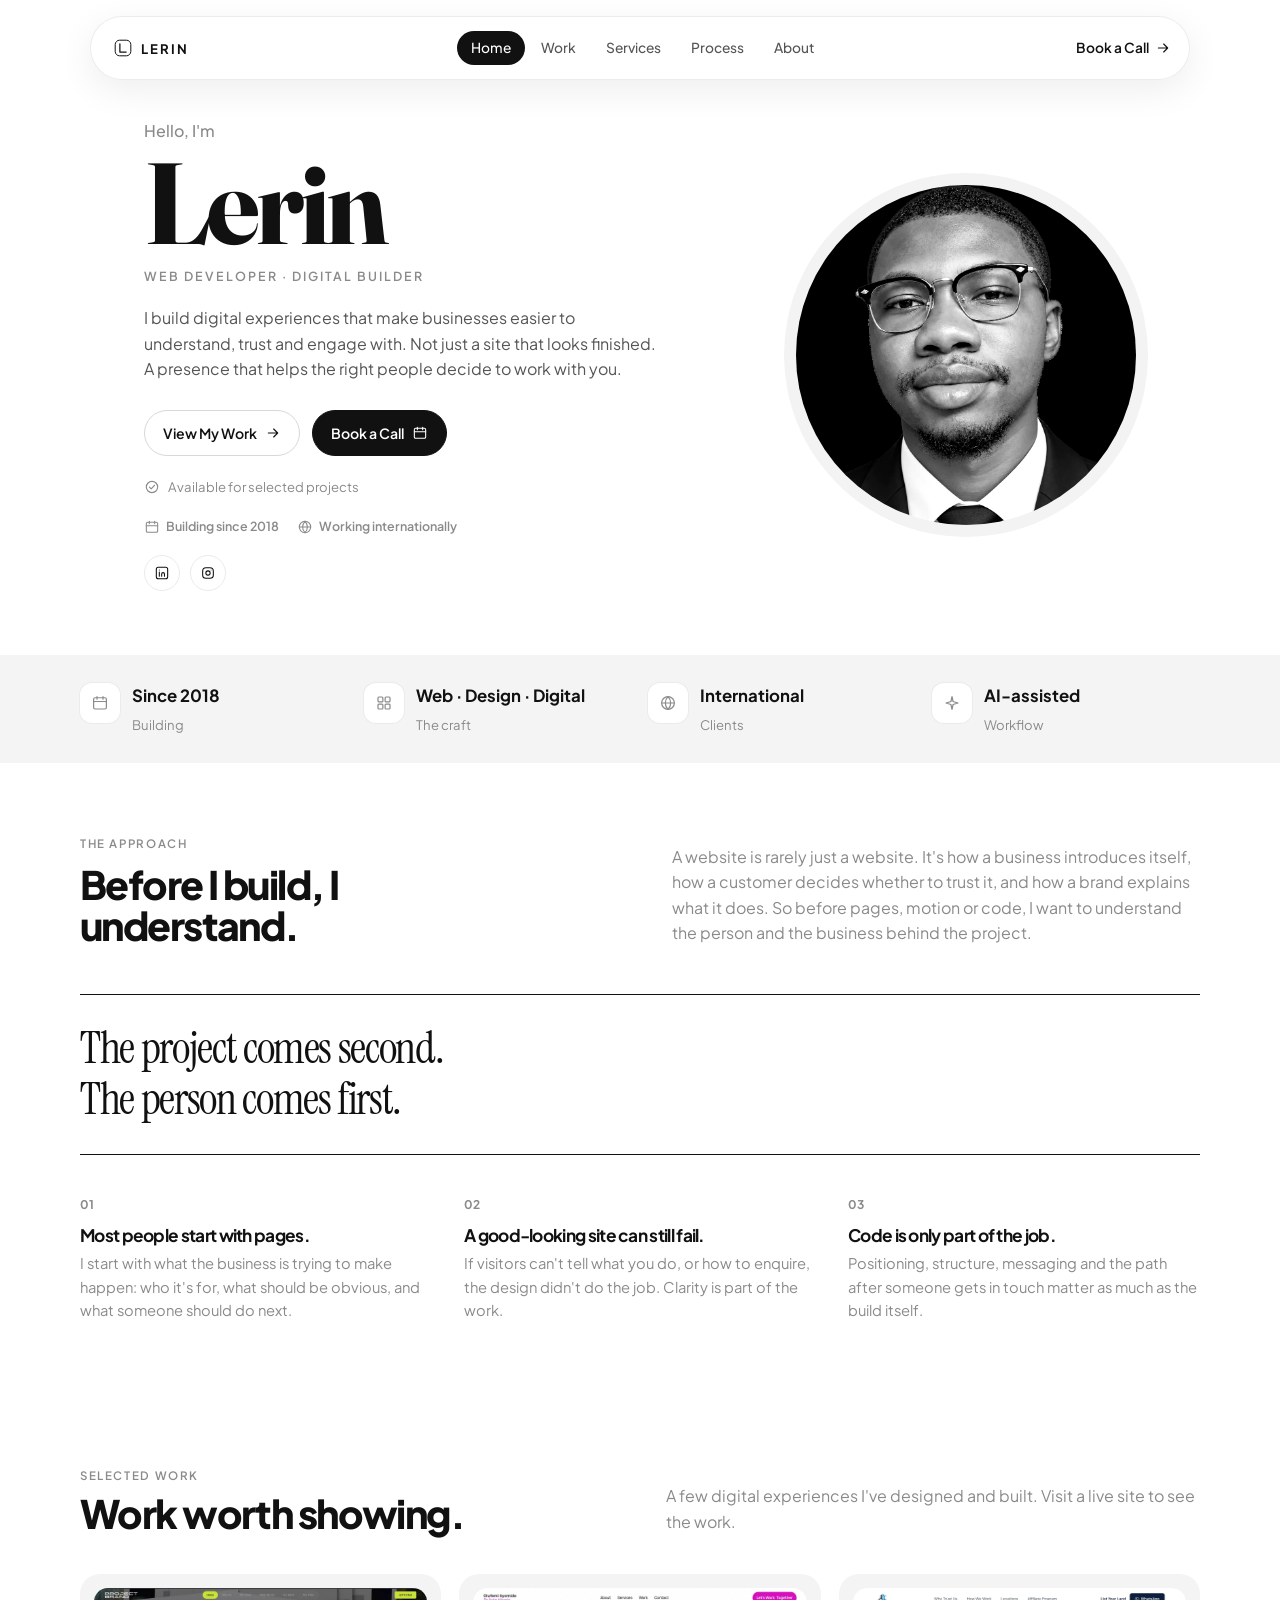
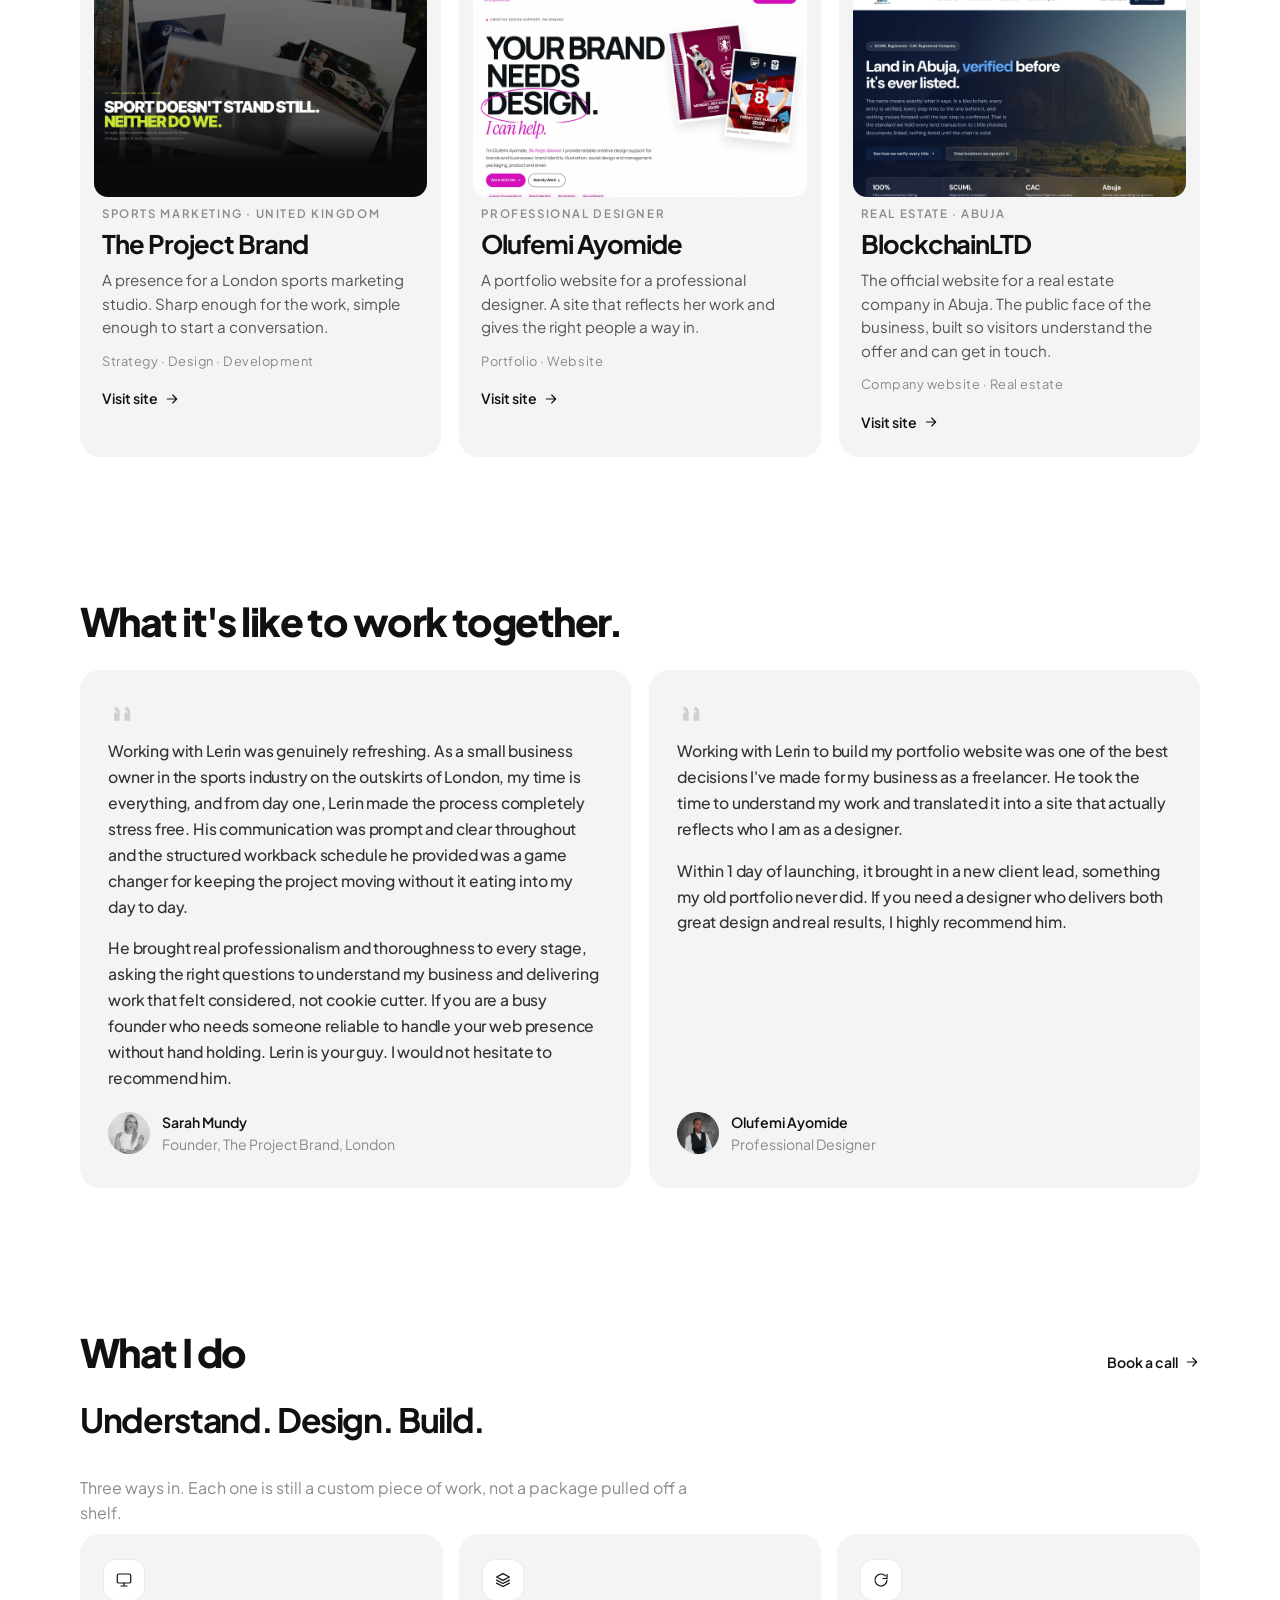
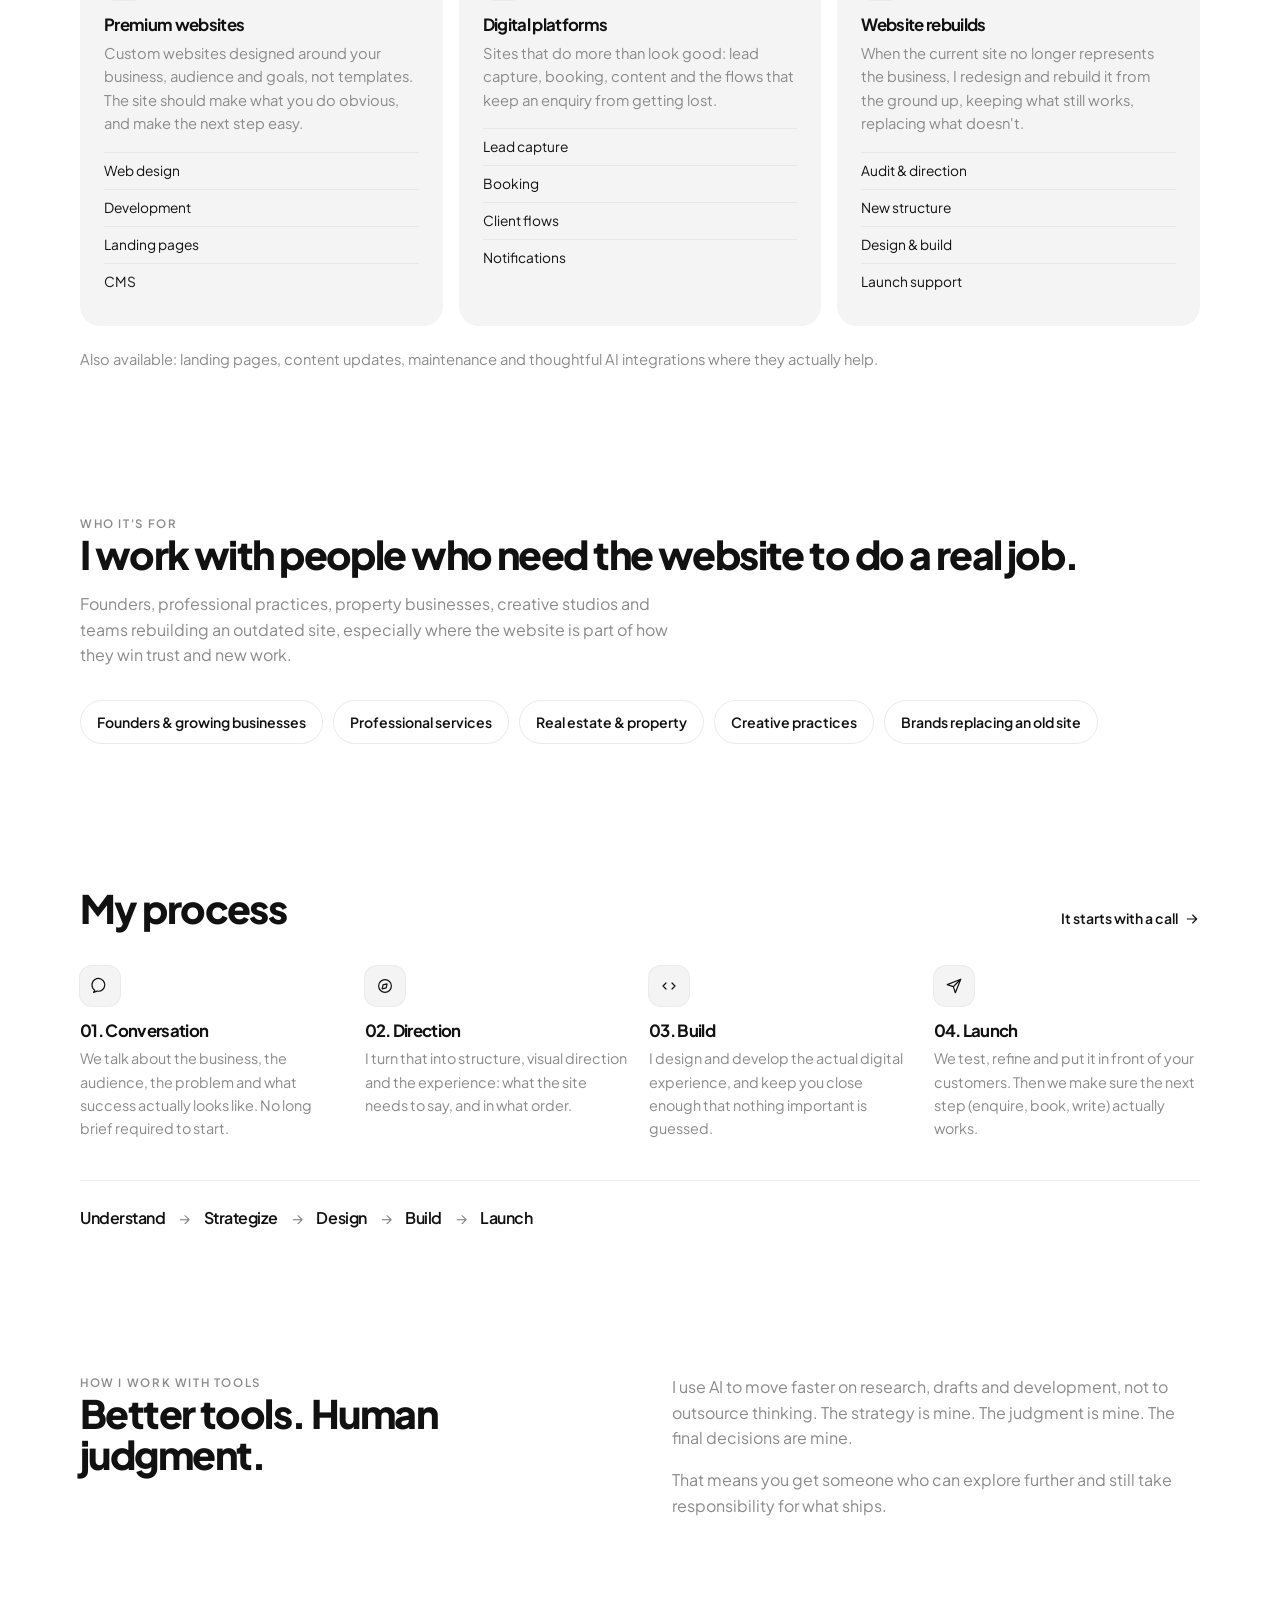
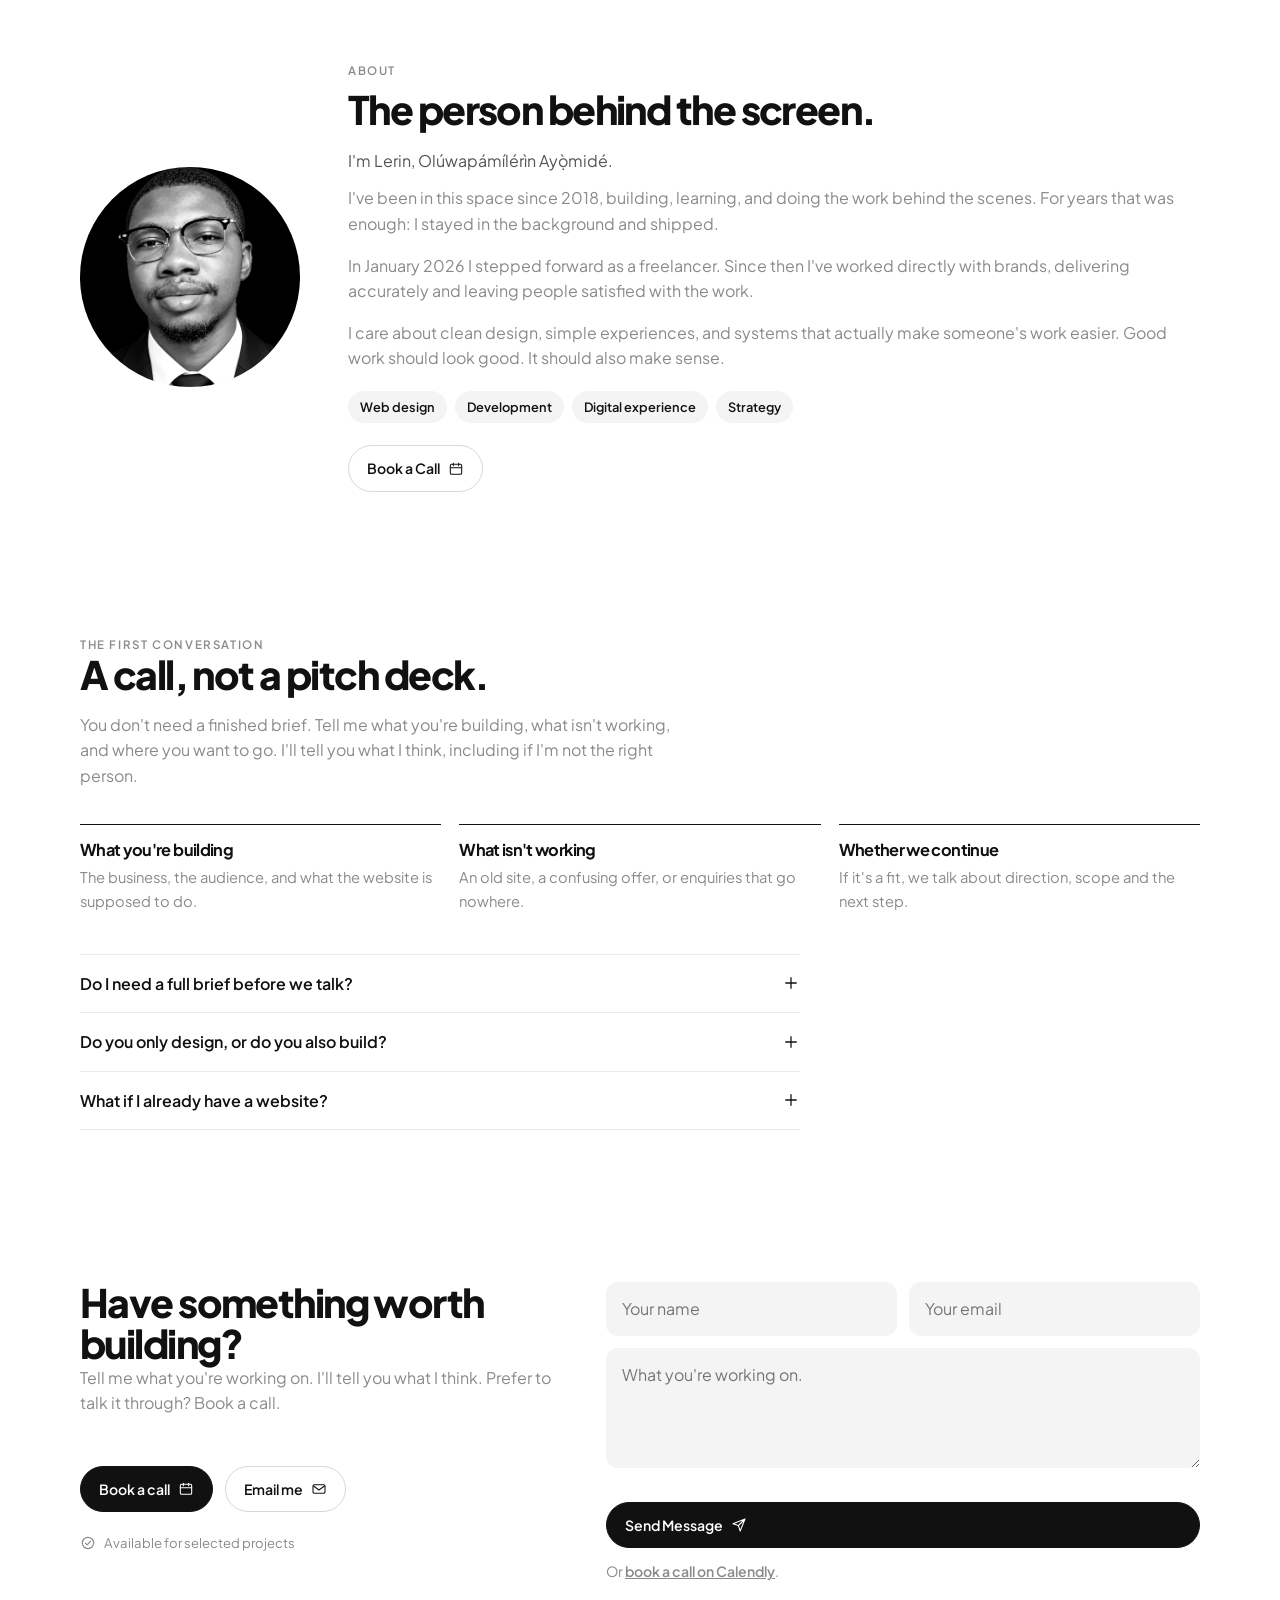
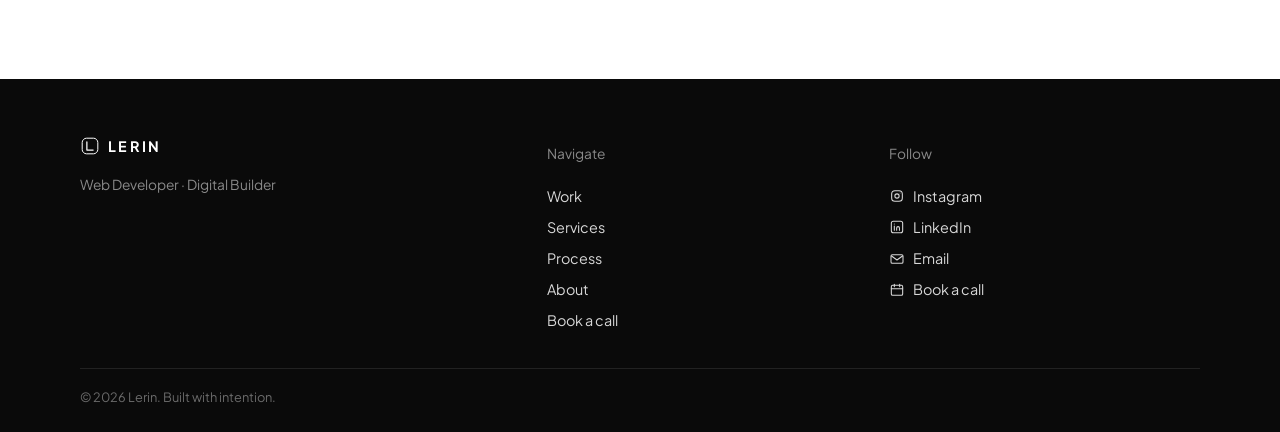
<file: index.html>
<!DOCTYPE html>
<html lang="en">
<head>
  <meta charset="UTF-8" />
  <meta name="viewport" content="width=device-width, initial-scale=1.0"/>
  <script async src="https://www.googletagmanager.com/gtag/js?id=G-C5YV3K0LKX"></script>
  <script>
    window.dataLayer = window.dataLayer || [];
    function gtag(){dataLayer.push(arguments);}
    gtag('js', new Date());
    gtag('config', 'G-C5YV3K0LKX');
  </script>
  <meta name="cf-2fa-verify" content="none"/>
  <title>Olúwapámílérìn Ayọ̀midé | Lerin</title>
  <meta name="description" content="I build digital experiences that make businesses easier to understand, trust and engage with." />
  <meta name="author" content="Olúwapámílérìn Ayọ̀midé" />
  <meta name="robots" content="index, follow, max-image-preview:large" />
  <link rel="canonical" href="https://lerin.dev/" />
  <meta name="theme-color" content="#FFFFFF" />
  <link rel="icon" href="favicon.svg" type="image/svg+xml">
  <link rel="icon" type="image/png" sizes="512x512" href="favicon.png">
  <link rel="apple-touch-icon" href="favicon.png">
  <meta property="og:type" content="website" />
  <meta property="og:title" content="Olúwapámílérìn Ayọ̀midé | Lerin" />
  <meta property="og:description" content="I build digital experiences that make businesses easier to understand, trust and engage with." />
  <meta property="og:image" content="https://lerin.dev/preview.jpg?v=10" />
  <meta property="og:image:secure_url" content="https://lerin.dev/preview.jpg?v=10" />
  <meta property="og:image:type" content="image/jpeg" />
  <meta property="og:image:width" content="1200" />
  <meta property="og:image:height" content="630" />
  <meta property="og:image:alt" content="Lerin website, Olúwapámílérìn Ayọ̀midé" />
  <meta property="og:url" content="https://lerin.dev/" />
  <meta property="og:site_name" content="Lerin" />
  <meta name="twitter:card" content="summary_large_image" />
  <meta name="twitter:title" content="Olúwapámílérìn Ayọ̀midé | Lerin" />
  <meta name="twitter:description" content="I build digital experiences that make businesses easier to understand, trust and engage with." />
  <meta name="twitter:image" content="https://lerin.dev/preview.jpg?v=10" />
  <script type="application/ld+json">
  {
    "@context": "https://schema.org",
    "@type": "Person",
    "name": "Olúwapámílérìn Ayọ̀midé",
    "alternateName": "Lerin",
    "url": "https://lerin.dev/",
    "jobTitle": "Web Developer · Digital Builder",
    "description": "Builds digital experiences that make businesses easier to understand, trust and engage with.",
    "email": "lerin@lerin.dev",
    "knowsAbout": ["Web development","Digital experience","Design","Website rebuilds"],
    "sameAs": ["https://www.instagram.com/lerin.dev/","https://linkedin.com/in/oluwapamilerin-ayomide"]
  }
  </script>
  <link rel="preconnect" href="https://fonts.googleapis.com" />
  <link rel="preconnect" href="https://fonts.gstatic.com" crossorigin />
  <link rel="stylesheet" href="https://fonts.googleapis.com/css2?family=Fraunces:opsz,wght@9..144,700&family=Instrument+Serif:ital@0;1&family=Plus+Jakarta+Sans:wght@400;500;600;700;800&display=swap" />
  <link rel="stylesheet" href="site.css" />
</head>
<body>
  <svg xmlns="http://www.w3.org/2000/svg" class="sprite" aria-hidden="true">
    <symbol id="i-logo" viewBox="0 0 32 32">
      <rect x="3.5" y="3.5" width="25" height="25" rx="7" fill="none" stroke="currentColor" stroke-width="1.6"/>
      <path d="M11 9.5v13h10" fill="none" stroke="currentColor" stroke-width="2" stroke-linecap="round" stroke-linejoin="round"/>
    </symbol>
    <symbol id="i-arrow" viewBox="0 0 24 24" fill="none" stroke="currentColor" stroke-width="1.7" stroke-linecap="round" stroke-linejoin="round">
      <path d="M5 12h14M13 6l6 6-6 6"/>
    </symbol>
    <symbol id="i-up" viewBox="0 0 24 24" fill="none" stroke="currentColor" stroke-width="1.7" stroke-linecap="round" stroke-linejoin="round">
      <path d="M12 19V5M6 11l6-6 6 6"/>
    </symbol>
    <symbol id="i-plus" viewBox="0 0 24 24" fill="none" stroke="currentColor" stroke-width="1.7" stroke-linecap="round">
      <path d="M12 5v14M5 12h14"/>
    </symbol>
    <symbol id="i-menu" viewBox="0 0 24 24" fill="none" stroke="currentColor" stroke-width="1.7" stroke-linecap="round">
      <path d="M4 7h16M4 12h16M4 17h16"/>
    </symbol>
    <symbol id="i-close" viewBox="0 0 24 24" fill="none" stroke="currentColor" stroke-width="1.7" stroke-linecap="round">
      <path d="M6 6l12 12M18 6 6 18"/>
    </symbol>
    <symbol id="i-linkedin" viewBox="0 0 24 24" fill="none" stroke="currentColor" stroke-width="1.6" stroke-linecap="round" stroke-linejoin="round">
      <rect x="3.5" y="3.5" width="17" height="17" rx="3"/>
      <path d="M8 10.5V17M8 7.5v.01M11.5 17v-3.6c0-1.2.9-2 2.1-2s2.1.8 2.1 2V17"/>
    </symbol>
    <symbol id="i-instagram" viewBox="0 0 24 24" fill="none" stroke="currentColor" stroke-width="1.6" stroke-linecap="round">
      <rect x="4" y="4" width="16" height="16" rx="5"/>
      <circle cx="12" cy="12" r="3.2"/>
      <circle cx="16.6" cy="7.4" r=".7" fill="currentColor" stroke="none"/>
    </symbol>
    <symbol id="i-mail" viewBox="0 0 24 24" fill="none" stroke="currentColor" stroke-width="1.6" stroke-linecap="round" stroke-linejoin="round">
      <rect x="3" y="5.5" width="18" height="13" rx="2"/>
      <path d="m3.8 7.5 8.2 6 8.2-6"/>
    </symbol>
    <symbol id="i-check" viewBox="0 0 24 24" fill="none" stroke="currentColor" stroke-width="1.7" stroke-linecap="round" stroke-linejoin="round">
      <circle cx="12" cy="12" r="8.5"/>
      <path d="m8.2 12.2 2.6 2.6 5-5.4"/>
    </symbol>
    <symbol id="i-calendar" viewBox="0 0 24 24" fill="none" stroke="currentColor" stroke-width="1.6" stroke-linecap="round" stroke-linejoin="round">
      <rect x="3.5" y="5" width="17" height="15" rx="2"/>
      <path d="M8 3.5V7M16 3.5V7M3.5 10h17"/>
    </symbol>
    <symbol id="i-globe" viewBox="0 0 24 24" fill="none" stroke="currentColor" stroke-width="1.6" stroke-linecap="round">
      <circle cx="12" cy="12" r="8.5"/>
      <path d="M3.5 12h17M12 3.5c2.4 2.4 3.6 5.4 3.6 8.5s-1.2 6.1-3.6 8.5M12 3.5C9.6 5.9 8.4 8.9 8.4 12s1.2 6.1 3.6 8.5"/>
    </symbol>
    <symbol id="i-monitor" viewBox="0 0 24 24" fill="none" stroke="currentColor" stroke-width="1.6" stroke-linecap="round" stroke-linejoin="round">
      <rect x="3" y="4" width="18" height="12" rx="2"/>
      <path d="M8 20h8M12 16v4"/>
    </symbol>
    <symbol id="i-layers" viewBox="0 0 24 24" fill="none" stroke="currentColor" stroke-width="1.6" stroke-linecap="round" stroke-linejoin="round">
      <path d="m12 3.5 8.5 4.5L12 12.5 3.5 8 12 3.5z"/>
      <path d="m3.5 12.2 8.5 4.5 8.5-4.5M3.5 16.2 12 20.7l8.5-4.5"/>
    </symbol>
    <symbol id="i-refresh" viewBox="0 0 24 24" fill="none" stroke="currentColor" stroke-width="1.6" stroke-linecap="round" stroke-linejoin="round">
      <path d="M20 12a8 8 0 1 1-2.2-5.5"/>
      <path d="M20 4.5V10h-5.5"/>
    </symbol>
    <symbol id="i-chat" viewBox="0 0 24 24" fill="none" stroke="currentColor" stroke-width="1.6" stroke-linecap="round" stroke-linejoin="round">
      <path d="M5 17.5 3.5 20.5 8 18.8A8.5 8.5 0 1 0 5 17.5z"/>
    </symbol>
    <symbol id="i-compass" viewBox="0 0 24 24" fill="none" stroke="currentColor" stroke-width="1.6" stroke-linecap="round" stroke-linejoin="round">
      <circle cx="12" cy="12" r="8.5"/>
      <path d="m14.8 9.2-1.2 5.4-5.4 1.2 1.2-5.4 5.4-1.2z"/>
    </symbol>
    <symbol id="i-code" viewBox="0 0 24 24" fill="none" stroke="currentColor" stroke-width="1.6" stroke-linecap="round" stroke-linejoin="round">
      <path d="m8 8-4 4 4 4M16 8l4 4-4 4"/>
    </symbol>
    <symbol id="i-send" viewBox="0 0 24 24" fill="none" stroke="currentColor" stroke-width="1.6" stroke-linecap="round" stroke-linejoin="round">
      <path d="m21 3-9 9M21 3l-7.2 18-2.7-8.1L3 10.2 21 3z"/>
    </symbol>
    <symbol id="i-quote" viewBox="0 0 24 24" fill="currentColor">
      <path d="M10 8.5C10 5.8 8 4 5.8 4v3.2c1.2 0 2 .7 2 1.8H5.2V16H10V8.5zm9 0C19 5.8 17 4 14.8 4v3.2c1.2 0 2 .7 2 1.8H14.2V16H19V8.5z"/>
    </symbol>
    <symbol id="i-grid" viewBox="0 0 24 24" fill="none" stroke="currentColor" stroke-width="1.6">
      <rect x="4" y="4" width="6.5" height="6.5" rx="1.2"/>
      <rect x="13.5" y="4" width="6.5" height="6.5" rx="1.2"/>
      <rect x="4" y="13.5" width="6.5" height="6.5" rx="1.2"/>
      <rect x="13.5" y="13.5" width="6.5" height="6.5" rx="1.2"/>
    </symbol>
    <symbol id="i-spark" viewBox="0 0 24 24" fill="none" stroke="currentColor" stroke-width="1.6" stroke-linecap="round" stroke-linejoin="round">
      <path d="M12 3.5 13.4 10 20 12l-6.6 2L12 20.5 10.6 14 4 12l6.6-2L12 3.5z"/>
    </symbol>
    <symbol id="i-user" viewBox="0 0 24 24" fill="none" stroke="currentColor" stroke-width="1.6" stroke-linecap="round">
      <circle cx="12" cy="8" r="3.3"/>
      <path d="M5 19.2c.8-3 3.4-4.7 7-4.7s6.2 1.7 7 4.7"/>
    </symbol>
  </svg>
  <a class="skip" href="#main">Skip to content</a>
  <header class="nav" id="nav">
    <a class="logo" href="#top"><svg class="ico"><use href="#i-logo"></use></svg> LERIN</a>
    <div class="nav-links" id="navLinks">
      <span class="nav-thumb" id="navThumb" aria-hidden="true"></span>
      <a href="#top">Home</a>
      <a href="#work">Work</a>
      <a href="#offer">Services</a>
      <a href="#process">Process</a>
      <a href="#about">About</a>
    </div>
    <a class="nav-cta" href="#talk">Book a Call <svg class="ico arrow"><use href="#i-arrow"></use></svg></a>
    <button class="nav-toggle" id="navToggle" type="button" aria-expanded="false" aria-controls="menu" aria-label="Open menu">
      <svg class="ico ico-menu"><use href="#i-menu"></use></svg>
      <svg class="ico ico-close"><use href="#i-close"></use></svg>
    </button>
    <span class="nav-progress" id="navProgress" aria-hidden="true"></span>
  </header>
  <nav class="menu" id="menu" aria-label="Mobile">
    <a href="#top">Home</a>
    <a href="#work">Work</a>
    <a href="#offer">Services</a>
    <a href="#process">Process</a>
    <a href="#about">About</a>
    <a class="menu-cta" href="#talk">Book a Call <svg class="ico"><use href="#i-arrow"></use></svg></a>
    <a class="menu-sub" href="mailto:lerin@lerin.dev"><svg class="ico"><use href="#i-mail"></use></svg> Email</a>
  </nav>

  <main id="main">
    <section class="hero" id="top">
      <div class="hero-copy reveal">
        <p class="hello">Hello, I'm</p>
        <h1>Lerin</h1>
        <p class="role">Web Developer · Digital Builder</p>
        <p class="lede">I build digital experiences that make businesses easier to understand, trust and engage with. Not just a site that looks finished. A presence that helps the right people decide to work with you.</p>
        <div class="actions">
          <a class="btn" href="#work">View My Work <svg class="ico arrow"><use href="#i-arrow"></use></svg></a>
          <a class="btn solid" href="https://calendly.com/lerin1" target="_blank" rel="noopener">Book a Call <svg class="ico"><use href="#i-calendar"></use></svg></a>
        </div>
        <p class="avail-line"><svg class="ico"><use href="#i-check"></use></svg> Available for selected projects</p>
        <ul class="hero-meta">
          <li><svg class="ico"><use href="#i-calendar"></use></svg> Building since 2018</li>
          <li><svg class="ico"><use href="#i-globe"></use></svg> Working internationally</li>
        </ul>
        <div class="hero-socials">
          <a href="https://linkedin.com/in/oluwapamilerin-ayomide" target="_blank" rel="noopener" aria-label="LinkedIn"><svg class="ico"><use href="#i-linkedin"></use></svg></a>
          <a href="https://www.instagram.com/lerin.dev/" target="_blank" rel="noopener" aria-label="Instagram"><svg class="ico"><use href="#i-instagram"></use></svg></a>
        </div>
      </div>
      <div class="hero-visual reveal">
        <div class="orb">
          <img src="lerin.webp" alt="Olúwapámílérìn Ayọ̀midé" width="1000" height="1200">
        </div>
      </div>
    </section>

    <div class="facts">
      <div class="wrap facts-row">
        <p><span class="icon-wrap" aria-hidden="true"><svg class="ico"><use href="#i-calendar"></use></svg></span><span><strong>Since 2018</strong> Building</span></p>
        <p><span class="icon-wrap" aria-hidden="true"><svg class="ico"><use href="#i-grid"></use></svg></span><span><strong>Web · Design · Digital</strong> The craft</span></p>
        <p><span class="icon-wrap" aria-hidden="true"><svg class="ico"><use href="#i-globe"></use></svg></span><span><strong>International</strong> Clients</span></p>
        <p><span class="icon-wrap" aria-hidden="true"><svg class="ico"><use href="#i-spark"></use></svg></span><span><strong>AI-assisted</strong> Workflow</span></p>
      </div>
    </div>

    <section class="section" id="approach">
      <div class="wrap">
        <div class="approach-top">
          <div class="reveal">
            <p class="kicker">The approach</p>
            <h2>Before I build, I understand.</h2>
          </div>
          <p class="muted reveal">A website is rarely just a website. It's how a business introduces itself, how a customer decides whether to trust it, and how a brand explains what it does. So before pages, motion or code, I want to understand the person and the business behind the project.</p>
        </div>
        <p class="signature reveal">The project comes second.<br>The person comes first.</p>
        <div class="points">
          <article class="reveal">
            <span>01</span>
            <h3>Most people start with pages.</h3>
            <p>I start with what the business is trying to make happen: who it's for, what should be obvious, and what someone should do next.</p>
          </article>
          <article class="reveal">
            <span>02</span>
            <h3>A good-looking site can still fail.</h3>
            <p>If visitors can't tell what you do, or how to enquire, the design didn't do the job. Clarity is part of the work.</p>
          </article>
          <article class="reveal">
            <span>03</span>
            <h3>Code is only part of the job.</h3>
            <p>Positioning, structure, messaging and the path after someone gets in touch matter as much as the build itself.</p>
          </article>
        </div>
      </div>
    </section>

    <section class="section" id="work">
      <div class="wrap">
        <div class="work-head">
          <div>
            <p class="kicker">Selected work</p>
            <h2>Work worth showing.</h2>
          </div>
          <p class="muted">A few digital experiences I've designed and built. Visit a live site to see the work.</p>
        </div>
        <div class="work-grid">
          <a class="work-card reveal" href="http://theprojectbrand.com/" target="_blank" rel="noopener">
            <div class="shot"><img src="pb-fit.webp" alt="The Project Brand homepage" width="1600" height="1000"></div>
            <div class="work-copy">
              <p class="kicker">Sports marketing · United Kingdom</p>
              <h3>The Project Brand</h3>
              <p class="card-desc">A presence for a London sports marketing studio. Sharp enough for the work, simple enough to start a conversation.</p>
              <p class="meta">Strategy · Design · Development</p>
              <span class="text-link">Visit site <svg class="ico arrow"><use href="#i-arrow"></use></svg></span>
            </div>
          </a>
          <a class="work-card reveal" href="https://www.olufemiayomide.com" target="_blank" rel="noopener">
            <div class="shot"><img src="olufemi.webp" alt="Olufemi Ayomide website" width="1600" height="1000" loading="lazy"></div>
            <div class="work-copy">
              <p class="kicker">Professional designer</p>
              <h3>Olufemi Ayomide</h3>
              <p class="card-desc">A portfolio website for a professional designer. A site that reflects her work and gives the right people a way in.</p>
              <p class="meta">Portfolio · Website</p>
              <span class="text-link">Visit site <svg class="ico arrow"><use href="#i-arrow"></use></svg></span>
            </div>
          </a>
          <a class="work-card reveal" href="https://blockchainltd.co/" target="_blank" rel="noopener">
            <div class="shot"><img src="blockchainltd.webp" alt="BlockchainLTD website" width="1600" height="1000" loading="lazy"></div>
            <div class="work-copy">
              <p class="kicker">Real estate · Abuja</p>
              <h3>BlockchainLTD</h3>
              <p class="card-desc">The official website for a real estate company in Abuja. The public face of the business, built so visitors understand the offer and can get in touch.</p>
              <p class="meta">Company website · Real estate</p>
              <span class="text-link">Visit site <svg class="ico arrow"><use href="#i-arrow"></use></svg></span>
            </div>
          </a>
        </div>
      </div>
    </section>

    <section class="section" id="proof">
      <div class="wrap">
        <div class="sec-head">
          <h2>What it's like to work together.</h2>
        </div>
        <div class="quotes">
          <article class="quote-card reveal">
            <svg class="ico ico-quote" aria-hidden="true"><use href="#i-quote"></use></svg>
            <blockquote>
              <p>Working with Lerin was genuinely refreshing. As a small business owner in the sports industry on the outskirts of London, my time is everything, and from day one, Lerin made the process completely stress free. His communication was prompt and clear throughout and the structured workback schedule he provided was a game changer for keeping the project moving without it eating into my day to day.</p>
              <p>He brought real professionalism and thoroughness to every stage, asking the right questions to understand my business and delivering work that felt considered, not cookie cutter. If you are a busy founder who needs someone reliable to handle your web presence without hand holding. Lerin is your guy. I would not hesitate to recommend him.</p>
            </blockquote>
            <div class="cite">
              <img src="Sarah-3.webp" alt="Sarah Mundy" width="80" height="80">
              <p>Sarah Mundy <span>Founder, The Project Brand, London</span></p>
            </div>
          </article>
          <article class="quote-card reveal">
            <svg class="ico ico-quote" aria-hidden="true"><use href="#i-quote"></use></svg>
            <blockquote>
              <p>Working with Lerin to build my portfolio website was one of the best decisions I've made for my business as a freelancer. He took the time to understand my work and translated it into a site that actually reflects who I am as a designer.</p>
              <p>Within 1 day of launching, it brought in a new client lead, something my old portfolio never did. If you need a designer who delivers both great design and real results, I highly recommend him.</p>
            </blockquote>
            <div class="cite">
              <img src="olufemi-portrait.webp" alt="Olufemi Ayomide" width="80" height="80">
              <p>Olufemi Ayomide <span>Professional Designer</span></p>
            </div>
          </article>
        </div>
      </div>
    </section>

    <section class="section" id="offer">
      <div class="wrap">
        <div class="sec-head">
          <h2>What I do</h2>
          <a class="text-link" href="#talk">Book a call <svg class="ico arrow"><use href="#i-arrow"></use></svg></a>
        </div>
        <p class="sec-lead">Understand. Design. Build.</p>
        <p class="intro muted">Three ways in. Each one is still a custom piece of work, not a package pulled off a shelf.</p>
        <div class="svc-grid">
          <article class="svc reveal">
            <span class="icon-wrap" aria-hidden="true"><svg class="ico"><use href="#i-monitor"></use></svg></span>
            <h3>Premium websites</h3>
            <p>Custom websites designed around your business, audience and goals, not templates. The site should make what you do obvious, and make the next step easy.</p>
            <ul>
              <li>Web design</li>
              <li>Development</li>
              <li>Landing pages</li>
              <li>CMS</li>
            </ul>
          </article>
          <article class="svc reveal">
            <span class="icon-wrap" aria-hidden="true"><svg class="ico"><use href="#i-layers"></use></svg></span>
            <h3>Digital platforms</h3>
            <p>Sites that do more than look good: lead capture, booking, content and the flows that keep an enquiry from getting lost.</p>
            <ul>
              <li>Lead capture</li>
              <li>Booking</li>
              <li>Client flows</li>
              <li>Notifications</li>
            </ul>
          </article>
          <article class="svc reveal">
            <span class="icon-wrap" aria-hidden="true"><svg class="ico"><use href="#i-refresh"></use></svg></span>
            <h3>Website rebuilds</h3>
            <p>When the current site no longer represents the business, I redesign and rebuild it from the ground up, keeping what still works, replacing what doesn't.</p>
            <ul>
              <li>Audit &amp; direction</li>
              <li>New structure</li>
              <li>Design &amp; build</li>
              <li>Launch support</li>
            </ul>
          </article>
        </div>
        <p class="also muted">Also available: landing pages, content updates, maintenance and thoughtful AI integrations where they actually help.</p>
      </div>
    </section>

    <section class="section" id="who">
      <div class="wrap">
        <p class="kicker">Who it's for</p>
        <h2 class="reveal">I work with people who need the website to do a real job.</h2>
        <p class="intro muted reveal">Founders, professional practices, property businesses, creative studios and teams rebuilding an outdated site, especially where the website is part of how they win trust and new work.</p>
        <ul class="who-list">
          <li class="reveal">Founders &amp; growing businesses</li>
          <li class="reveal">Professional services</li>
          <li class="reveal">Real estate &amp; property</li>
          <li class="reveal">Creative practices</li>
          <li class="reveal">Brands replacing an old site</li>
        </ul>
      </div>
    </section>

    <section class="section" id="process">
      <div class="wrap">
        <div class="sec-head">
          <h2>My process</h2>
          <a class="text-link" href="https://calendly.com/lerin1" target="_blank" rel="noopener">It starts with a call <svg class="ico arrow"><use href="#i-arrow"></use></svg></a>
        </div>
        <div class="steps">
          <article class="reveal">
            <span class="icon-wrap" aria-hidden="true"><svg class="ico"><use href="#i-chat"></use></svg></span>
            <h3>01. Conversation</h3>
            <p>We talk about the business, the audience, the problem and what success actually looks like. No long brief required to start.</p>
          </article>
          <article class="reveal">
            <span class="icon-wrap" aria-hidden="true"><svg class="ico"><use href="#i-compass"></use></svg></span>
            <h3>02. Direction</h3>
            <p>I turn that into structure, visual direction and the experience: what the site needs to say, and in what order.</p>
          </article>
          <article class="reveal">
            <span class="icon-wrap" aria-hidden="true"><svg class="ico"><use href="#i-code"></use></svg></span>
            <h3>03. Build</h3>
            <p>I design and develop the actual digital experience, and keep you close enough that nothing important is guessed.</p>
          </article>
          <article class="reveal">
            <span class="icon-wrap" aria-hidden="true"><svg class="ico"><use href="#i-send"></use></svg></span>
            <h3>04. Launch</h3>
            <p>We test, refine and put it in front of your customers. Then we make sure the next step (enquire, book, write) actually works.</p>
          </article>
        </div>
        <ol class="sequence reveal" aria-label="How the work moves">
          <li>Understand</li>
          <li>Strategize</li>
          <li>Design</li>
          <li>Build</li>
          <li>Launch</li>
        </ol>
      </div>
    </section>

    <section class="section" id="tools">
      <div class="wrap split">
        <div class="reveal">
          <p class="kicker">How I work with tools</p>
          <h2>Better tools. Human judgment.</h2>
        </div>
        <div class="reveal">
          <p class="muted">I use AI to move faster on research, drafts and development, not to outsource thinking. The strategy is mine. The judgment is mine. The final decisions are mine.</p>
          <p class="muted" style="margin-top:1em;">That means you get someone who can explore further and still take responsibility for what ships.</p>
        </div>
      </div>
    </section>

    <section class="section" id="about">
      <div class="wrap about">
        <div class="about-photo reveal">
          <img src="lerin.webp" alt="Lerin" width="1000" height="1200">
        </div>
        <div class="reveal">
          <p class="kicker">About</p>
          <h2>The person behind the screen.</h2>
          <p class="lede">I'm Lerin, Olúwapámílérìn Ayọ̀midé.</p>
          <p class="muted">I've been in this space since 2018, building, learning, and doing the work behind the scenes. For years that was enough: I stayed in the background and shipped.</p>
          <p class="muted" style="margin-top:1em;">In January 2026 I stepped forward as a freelancer. Since then I've worked directly with brands, delivering accurately and leaving people satisfied with the work.</p>
          <p class="muted" style="margin-top:1em;">I care about clean design, simple experiences, and systems that actually make someone's work easier. Good work should look good. It should also make sense.</p>
          <ul class="skill-row">
            <li>Web design</li>
            <li>Development</li>
            <li>Digital experience</li>
            <li>Strategy</li>
          </ul>
          <a class="btn" href="https://calendly.com/lerin1" target="_blank" rel="noopener" style="margin-top:22px">Book a Call <svg class="ico"><use href="#i-calendar"></use></svg></a>
        </div>
      </div>
    </section>

    <section class="section" id="start">
      <div class="wrap">
        <p class="kicker">The first conversation</p>
        <h2 class="reveal">A call, not a pitch deck.</h2>
        <p class="intro muted reveal">You don't need a finished brief. Tell me what you're building, what isn't working, and where you want to go. I'll tell you what I think, including if I'm not the right person.</p>
        <div class="call-points">
          <article class="reveal"><h3>What you're building</h3><p>The business, the audience, and what the website is supposed to do.</p></article>
          <article class="reveal"><h3>What isn't working</h3><p>An old site, a confusing offer, or enquiries that go nowhere.</p></article>
          <article class="reveal"><h3>Whether we continue</h3><p>If it's a fit, we talk about direction, scope and the next step.</p></article>
        </div>
        <div class="faq">
          <details class="reveal">
            <summary>Do I need a full brief before we talk? <svg class="ico faq-ico" aria-hidden="true"><use href="#i-plus"></use></svg></summary>
            <p>No. The first conversation is how we find the brief. Bring the business problem; we'll shape the work from there.</p>
          </details>
          <details class="reveal">
            <summary>Do you only design, or do you also build? <svg class="ico faq-ico" aria-hidden="true"><use href="#i-plus"></use></svg></summary>
            <p>Both. I take work from understanding through design and development, so the idea and the site stay in one pair of hands.</p>
          </details>
          <details class="reveal">
            <summary>What if I already have a website? <svg class="ico faq-ico" aria-hidden="true"><use href="#i-plus"></use></svg></summary>
            <p>That's often the starting point. If it no longer represents the business, we talk about a rebuild rather than another coat of paint.</p>
          </details>
        </div>
      </div>
    </section>

    <section class="contact" id="talk">
      <div class="wrap contact-grid">
        <div class="reveal">
          <h2>Have something worth building?</h2>
          <p class="muted">Tell me what you're working on. I'll tell you what I think. Prefer to talk it through? Book a call.</p>
          <div class="actions">
            <a class="btn solid" href="https://calendly.com/lerin1" target="_blank" rel="noopener">Book a call <svg class="ico"><use href="#i-calendar"></use></svg></a>
            <a class="btn" href="mailto:lerin@lerin.dev">Email me <svg class="ico"><use href="#i-mail"></use></svg></a>
          </div>
          <p class="avail-line"><svg class="ico"><use href="#i-check"></use></svg> Available for selected projects</p>
        </div>
        <div>
          <div id="thanks" class="thanks" hidden>
            <p>Message received. I'll read it and reply.</p>
          </div>
          <form id="enquiry" class="reveal" action="https://formsubmit.co/lerin@lerin.dev" method="POST">
            <input type="hidden" name="_subject" value="New conversation | lerin.dev">
            <input type="hidden" name="_captcha" value="false">
            <input type="hidden" name="_template" value="table">
            <input type="hidden" name="_next" value="https://lerin.dev/?sent=1">
            <input class="hp" type="text" name="_honey" tabindex="-1" autocomplete="off">
            <div class="form-row">
              <input name="name" type="text" placeholder="Your name" required autocomplete="name">
              <input name="email" type="email" placeholder="Your email" required autocomplete="email">
            </div>
            <textarea name="message" placeholder="What you're working on." required></textarea>
            <button class="btn solid" type="submit">Send Message <svg class="ico arrow"><use href="#i-send"></use></svg></button>
            <p class="form-alt">Or <a href="https://calendly.com/lerin1" target="_blank" rel="noopener">book a call on Calendly</a>.</p>
          </form>
        </div>
      </div>
    </section>
  </main>

  <footer>
    <div class="wrap foot">
      <div>
        <a class="logo" href="#top"><svg class="ico"><use href="#i-logo"></use></svg> LERIN</a>
        <p>Web Developer · Digital Builder</p>
      </div>
      <nav>
        <p>Navigate</p>
        <a href="#work">Work</a>
        <a href="#offer">Services</a>
        <a href="#process">Process</a>
        <a href="#about">About</a>
        <a href="#talk">Book a call</a>
      </nav>
      <div>
        <p>Follow</p>
        <a href="https://www.instagram.com/lerin.dev/" target="_blank" rel="noopener"><svg class="ico"><use href="#i-instagram"></use></svg> Instagram</a>
        <a href="https://linkedin.com/in/oluwapamilerin-ayomide" target="_blank" rel="noopener"><svg class="ico"><use href="#i-linkedin"></use></svg> LinkedIn</a>
        <a href="mailto:lerin@lerin.dev"><svg class="ico"><use href="#i-mail"></use></svg> Email</a>
        <a href="https://calendly.com/lerin1" target="_blank" rel="noopener"><svg class="ico"><use href="#i-calendar"></use></svg> Book a call</a>
      </div>
    </div>
    <div class="wrap copy">© 2026 Lerin. Built with intention.</div>
  </footer>

  <a class="to-top" id="toTop" href="#top" aria-label="Back to top">
    <svg class="ico"><use href="#i-up"></use></svg>
  </a>
  <script src="site.js"></script>
  <script>if('serviceWorker' in navigator){navigator.serviceWorker.register('/sw.js').catch(function(){});}</script>
</body>
</html>
</file>
<file: site.css>
*, *::before, *::after { margin: 0; padding: 0; box-sizing: border-box; }

:root {
  --bg: #ffffff;
  --soft: #f4f4f5;
  --ink: #111111;
  --muted: #8a8a8a;
  --line: #ebebeb;
  --pad: clamp(20px, 5vw, 80px);
  --max: 1120px;
  --ease: cubic-bezier(0.16, 1, 0.3, 1);
  --r: 20px;
  --display: "Instrument Serif", Georgia, serif;
}

html { scroll-behavior: smooth; }
body {
  background: var(--bg);
  color: var(--ink);
  font-family: "Plus Jakarta Sans", sans-serif;
  font-size: 16px;
  line-height: 1.6;
  font-weight: 400;
  -webkit-font-smoothing: antialiased;
}
img { max-width: 100%; display: block; }
button, input, textarea { font: inherit; color: inherit; }
a { color: inherit; }
::selection { background: var(--ink); color: #fff; }
:focus-visible { outline: 1px solid var(--ink); outline-offset: 3px; }
body.menu-open { overflow: hidden; }

.skip { position: absolute; left: -999px; }
.skip:focus { left: 12px; top: 12px; z-index: 100; background: var(--ink); color: #fff; padding: 8px 12px; }

.wrap { max-width: var(--max); margin: 0 auto; }
.muted { color: var(--muted); }
.kicker {
  font-size: 0.72rem;
  letter-spacing: 0.14em;
  text-transform: uppercase;
  font-weight: 600;
  color: var(--muted);
}

h1 {
  font-family: var(--display);
  font-weight: 400;
  letter-spacing: -0.03em;
  line-height: 1.08;
}
h2 {
  font-family: "Plus Jakarta Sans", sans-serif;
  font-weight: 800;
  font-size: clamp(1.85rem, 3.2vw, 2.45rem);
  letter-spacing: -0.04em;
  line-height: 1.05;
}
h3 { font-weight: 700; letter-spacing: -0.04em; line-height: 1.05; }

/* NAV */
.nav {
  position: sticky;
  top: 0;
  z-index: 40;
  display: grid;
  grid-template-columns: 1fr auto 1fr;
  align-items: center;
  height: 72px;
  padding: 0 var(--pad);
  background: rgba(255,255,255,0.86);
  backdrop-filter: blur(16px);
  overflow: hidden;
}
.nav.is-stuck { border-bottom: 1px solid var(--line); height: 64px; }
.nav-progress {
  position: absolute;
  left: 0;
  bottom: 0;
  height: 2px;
  width: 100%;
  background: var(--ink);
  transform: scaleX(0);
  transform-origin: left center;
  opacity: 0;
  pointer-events: none;
  z-index: 5;
}
.nav.has-progress .nav-progress { opacity: 1; }
.nav.has-progress { border-bottom-color: transparent; }
.sprite { position: absolute; width: 0; height: 0; overflow: hidden; }
.ico {
  width: 16px;
  height: 16px;
  display: inline-block;
  flex-shrink: 0;
}
.icon-wrap {
  width: 40px;
  height: 40px;
  border-radius: 12px;
  background: #fff;
  display: grid;
  place-items: center;
  margin-bottom: 16px;
  box-shadow: 0 0 0 1px var(--line);
}
.icon-wrap .ico { width: 18px; height: 18px; }
.logo {
  font-weight: 700;
  letter-spacing: 0.16em;
  font-size: 0.82rem;
  text-decoration: none;
  display: inline-flex;
  align-items: center;
  gap: 8px;
}
.logo .ico { width: 20px; height: 20px; }
.nav-links {
  position: relative;
  display: flex;
  align-items: center;
  gap: 2px;
}
.nav-thumb {
  position: absolute;
  top: 50%;
  left: 0;
  height: 34px;
  margin-top: -17px;
  border-radius: 999px;
  background: var(--ink);
  width: 0;
  transform: translateX(0);
  transition: transform .45s var(--ease), width .45s var(--ease);
  pointer-events: none;
  z-index: 0;
}
.nav-links a {
  position: relative;
  z-index: 1;
  text-decoration: none;
  font-size: 0.86rem;
  font-weight: 500;
  color: #555;
  padding: 8px 14px;
  border-radius: 999px;
  transition: color .3s;
}
.nav-links a:hover { color: var(--ink); }
.nav-links a.is-on { color: #fff; }
.nav-cta {
  justify-self: end;
  text-decoration: none;
  font-size: 0.86rem;
  font-weight: 600;
  display: inline-flex;
  align-items: center;
  gap: 6px;
}
.arrow { display: inline-block; transition: transform .25s var(--ease); }
.nav-cta:hover span, a:hover .arrow, button:hover .arrow { transform: translateX(4px); }
.nav-toggle {
  display: none;
  justify-self: end;
  background: none;
  border: 0;
  cursor: pointer;
  width: 36px;
  height: 36px;
  place-items: center;
}
.nav-toggle .ico { width: 20px; height: 20px; }
.nav-toggle .ico-close { display: none; }
body.menu-open .nav-toggle .ico-menu { display: none; }
body.menu-open .nav-toggle .ico-close { display: block; }
.menu {
  position: fixed;
  inset: 72px 0 0 0;
  z-index: 35;
  background: rgba(255, 255, 255, 0.98);
  display: flex;
  flex-direction: column;
  justify-content: flex-start;
  gap: 0;
  padding: 8px 20px 32px;
  opacity: 0;
  visibility: hidden;
  pointer-events: none;
  transform: translateY(-8px);
  transition: opacity .25s var(--ease), transform .25s var(--ease), visibility .25s;
}
.menu.is-open {
  opacity: 1;
  visibility: visible;
  pointer-events: auto;
  transform: none;
}
.menu a {
  text-decoration: none;
  font-size: 1.15rem;
  font-weight: 600;
  letter-spacing: -0.03em;
  display: flex;
  align-items: center;
  justify-content: space-between;
  gap: 10px;
  padding: 16px 2px;
  border-bottom: 1px solid var(--line);
}
.menu-cta {
  margin-top: 22px;
  border: 1px solid var(--ink) !important;
  border-radius: 999px;
  justify-content: center !important;
  padding: 14px 18px !important;
  font-size: 0.95rem !important;
}
.menu-sub {
  border: 0 !important;
  justify-content: center !important;
  font-size: 0.9rem !important;
  font-weight: 500 !important;
  color: var(--muted);
  padding-top: 14px !important;
}

/* HERO */
.hero {
  display: grid;
  grid-template-columns: minmax(0, 1.15fr) minmax(240px, 0.85fr);
  gap: clamp(32px, 6vw, 80px);
  align-items: center;
  max-width: var(--max);
  margin: 0 auto;
  padding: 28px var(--pad) 64px;
  min-height: auto;
}
.hero-copy { max-width: 34rem; }
.hello { color: var(--muted); font-weight: 500; margin-bottom: 8px; }
.hero h1 {
  font-family: Fraunces, "Times New Roman", serif;
  font-optical-sizing: auto;
  font-weight: 700;
  font-size: clamp(4.2rem, 10vw, 7.2rem);
  line-height: 0.88;
  letter-spacing: -0.035em;
}
.role {
  margin-top: 14px;
  font-size: 0.78rem;
  letter-spacing: 0.16em;
  text-transform: uppercase;
  font-weight: 600;
  color: var(--muted);
}
.lede { max-width: 32rem; margin-top: 18px; color: #555; }
.actions { display: flex; flex-wrap: wrap; gap: 12px; margin-top: 28px; }
.btn {
  display: inline-flex;
  align-items: center;
  gap: 8px;
  text-decoration: none;
  border: 1px solid #d8d8d8;
  border-radius: 999px;
  padding: 11px 18px;
  font-size: 0.88rem;
  font-weight: 600;
  background: #fff;
}
.btn:hover { border-color: var(--ink); }
.btn.solid { background: var(--ink); color: #fff; border-color: var(--ink); cursor: pointer; }
.avail-line { margin-top: 20px; font-size: 0.82rem; color: var(--muted); display: inline-flex; align-items: center; gap: 8px; }
.hero-meta {
  list-style: none;
  display: flex;
  flex-wrap: wrap;
  gap: 10px 18px;
  margin-top: 16px;
  font-size: 0.78rem;
  font-weight: 600;
  color: var(--muted);
}
.hero-meta li { display: inline-flex; align-items: center; gap: 6px; }
.hero-socials {
  display: flex;
  gap: 10px;
  margin-top: 18px;
}
.hero-socials a {
  width: 36px;
  height: 36px;
  border: 1px solid var(--line);
  border-radius: 50%;
  display: grid;
  place-items: center;
  text-decoration: none;
}
.hero-socials a:hover { border-color: var(--ink); }
.hero-visual {
  justify-self: end;
  width: min(340px, 100%);
}
.orb {
  width: 100%;
  aspect-ratio: 1;
  border-radius: 50%;
  overflow: hidden;
  background: #ececec;
  box-shadow: 0 0 0 12px #f3f3f3;
}
.orb img {
  width: 100%;
  height: 100%;
  object-fit: cover;
  object-position: center 10%;
  filter: grayscale(1) contrast(1.05);
}

/* SECTIONS */
.section { padding: 72px var(--pad); }
.section .intro { max-width: 38rem; margin-top: 16px; }
.sec-head {
  display: flex;
  justify-content: space-between;
  align-items: baseline;
  gap: 16px;
  margin-bottom: 28px;
}
.sec-lead {
  font-size: clamp(1.6rem, 3vw, 2.1rem);
  font-weight: 700;
  letter-spacing: -0.04em;
  margin: -8px 0 28px;
}
.text-link { text-decoration: none; font-size: 0.88rem; font-weight: 600; display: inline-flex; align-items: center; gap: 6px; }

.work-head {
  display: grid;
  grid-template-columns: 1fr 1fr;
  gap: clamp(20px, 4vw, 64px);
  align-items: end;
  margin-bottom: 40px;
}
.work-head h2 { margin-top: 8px; }
.work-head .muted { max-width: 34rem; }
.work-card {
  display: grid;
  background: var(--soft);
  border: 0;
  border-radius: var(--r);
  padding: 14px;
  text-align: left;
  width: 100%;
  color: inherit;
  text-decoration: none;
}
.work-grid {
  display: grid;
  grid-template-columns: repeat(3, 1fr);
  gap: 18px;
  margin-top: 0;
}
.work-card { align-content: start; }
.work-copy { padding: 8px 8px 10px; display: flex; flex-direction: column; min-height: 0; }
.work-copy h3 { font-size: clamp(1.25rem, 2vw, 1.7rem); margin: 8px 0 10px; }
.work-copy .card-desc { font-size: 0.95rem; color: #555; line-height: 1.55; margin-bottom: 12px; }
.work-copy .meta { font-size: 0.8rem; letter-spacing: 0.04em; color: var(--muted); margin-bottom: 16px; }
.work-copy .text-link { margin-top: auto; }
.shot { overflow: hidden; border-radius: 14px; aspect-ratio: 16 / 10; background: #e8e8e8; }
.shot img { width: 100%; height: 100%; object-fit: contain; object-position: top center; transition: transform .6s var(--ease); }
.work-card:hover img { transform: scale(1.03); }

.svc-grid {
  display: grid;
  grid-template-columns: repeat(3, 1fr);
  gap: 16px;
}
.svc {
  background: var(--soft);
  border-radius: var(--r);
  padding: 26px 24px;
}
.svc .icon-wrap { background: #fff; }
.svc h3 { font-size: 1.05rem; margin-bottom: 8px; }
.svc p { color: var(--muted); font-size: 0.92rem; }
.svc ul { list-style: none; margin-top: 16px; }
.svc li { font-size: 0.86rem; padding: 7px 0; border-top: 1px solid #e8e8e8; }
.also { margin-top: 22px; font-size: 0.92rem; }
.svc-grid { margin-top: 8px; }

.approach-top {
  display: grid;
  grid-template-columns: 1fr 1fr;
  gap: clamp(24px, 5vw, 72px);
  align-items: end;
}
.approach-top h2 { margin-top: 10px; max-width: 12em; }
.approach-top .muted { max-width: 36rem; }
.signature {
  margin: 48px 0 0;
  padding: 28px 0;
  border-top: 1px solid var(--ink);
  border-bottom: 1px solid var(--ink);
  font-family: var(--display);
  font-size: clamp(1.8rem, 3.6vw, 2.8rem);
  font-weight: 400;
  letter-spacing: -0.03em;
  line-height: 1.15;
}
.points {
  display: grid;
  grid-template-columns: repeat(3, 1fr);
  gap: 28px 32px;
  margin-top: 40px;
}
.points article { padding-top: 0; border-top: 0; }
.points span {
  display: block;
  font-size: 0.75rem;
  font-weight: 700;
  color: var(--muted);
  margin-bottom: 12px;
}
.points h3 { font-size: 1.08rem; margin-bottom: 8px; }
.points p { color: var(--muted); font-size: 0.92rem; }

.who-list {
  list-style: none;
  display: flex;
  flex-wrap: wrap;
  gap: 10px;
  margin-top: 32px;
}
.who-list li {
  border: 1px solid var(--line);
  border-radius: 999px;
  padding: 10px 16px;
  font-size: 0.88rem;
  font-weight: 600;
}

.sequence {
  list-style: none;
  display: flex;
  flex-wrap: wrap;
  gap: 8px 0;
  margin-top: 40px;
  padding-top: 24px;
  border-top: 1px solid var(--line);
}
.sequence li {
  font-weight: 600;
  letter-spacing: -0.03em;
  display: flex;
  align-items: center;
}
.sequence li:not(:last-child)::after {
  content: "→";
  margin: 0 14px;
  color: var(--muted);
  font-weight: 400;
}

.split {
  display: grid;
  grid-template-columns: 1fr 1fr;
  gap: clamp(24px, 5vw, 64px);
  align-items: start;
}

.skill-row {
  display: flex;
  flex-wrap: wrap;
  gap: 8px;
  list-style: none;
  margin-top: 20px;
}
.skill-row li {
  background: var(--soft);
  border-radius: 999px;
  padding: 6px 12px;
  font-size: 0.8rem;
  font-weight: 600;
}

.call-points {
  display: grid;
  grid-template-columns: repeat(3, 1fr);
  gap: 18px;
  margin-top: 36px;
}
.call-points article { padding-top: 16px; border-top: 1px solid var(--ink); }
.call-points h3 { font-size: 1.02rem; margin-bottom: 8px; }
.call-points p { color: var(--muted); font-size: 0.92rem; }

.faq { margin-top: 40px; max-width: 720px; }
.faq details { border-top: 1px solid var(--line); padding: 16px 0; }
.faq details:last-child { border-bottom: 1px solid var(--line); }
.faq summary {
  cursor: pointer;
  font-weight: 600;
  list-style: none;
  display: flex;
  justify-content: space-between;
  align-items: center;
  gap: 16px;
}
.faq summary::-webkit-details-marker { display: none; }
.faq-ico {
  width: 18px;
  height: 18px;
  flex-shrink: 0;
  transition: transform .25s var(--ease);
}
.faq details[open] .faq-ico { transform: rotate(45deg); }
.faq details p { margin-top: 10px; color: var(--muted); }

.trust {
  display: grid;
  grid-template-columns: 0.7fr 1.3fr;
  gap: 32px;
  align-items: start;
}
.trust-line {
  margin-top: 12px;
  font-size: clamp(1.4rem, 2.6vw, 1.9rem);
  font-weight: 700;
  letter-spacing: -0.035em;
  line-height: 1.2;
}
.quotes {
  display: grid;
  grid-template-columns: 1fr 1fr;
  gap: 18px;
  align-items: stretch;
}
.quote-card {
  background: var(--soft);
  border-radius: var(--r);
  padding: 32px 28px;
  display: flex;
  flex-direction: column;
}
.quote-card .cite { margin-top: auto; padding-top: 20px; }
.ico-quote { width: 28px; height: 28px; color: #cfcfcf; margin-bottom: 8px; }
.quote-card blockquote p {
  font-size: 0.98rem;
  font-weight: 500;
  letter-spacing: -0.01em;
  line-height: 1.65;
  color: #333;
}
.quote-card blockquote p + p { margin-top: 1em; }
.cite {
  margin-top: 20px;
  display: flex;
  align-items: center;
  gap: 12px;
  font-size: 0.88rem;
  font-weight: 600;
}
.cite img {
  width: 42px;
  height: 42px;
  border-radius: 50%;
  object-fit: cover;
  object-position: center 18%;
  flex-shrink: 0;
}
.cite p span { display: block; color: var(--muted); font-weight: 400; }
.cite-mark {
  width: 42px;
  height: 42px;
  border-radius: 50%;
  background: #fff;
  box-shadow: 0 0 0 1px var(--line);
  display: grid;
  place-items: center;
  font-size: 0.68rem;
  letter-spacing: 0.04em;
  flex-shrink: 0;
  color: var(--ink);
}

.steps {
  display: grid;
  grid-template-columns: repeat(4, 1fr);
  gap: 18px;
}
.steps article { padding-top: 8px; }
.steps .icon-wrap { background: var(--soft); }
.steps h3 { font-size: 1.05rem; margin-bottom: 8px; }
.steps p { color: var(--muted); font-size: 0.9rem; }

.facts { background: var(--soft); padding: 28px var(--pad); }
.facts-row {
  display: grid;
  grid-template-columns: repeat(4, 1fr);
  gap: 16px;
}
.facts p { font-size: 0.82rem; color: var(--muted); display: flex; align-items: flex-start; gap: 12px; }
.facts .icon-wrap { margin-bottom: 0; flex-shrink: 0; }
.facts strong { display: block; color: var(--ink); font-size: 1.05rem; margin-bottom: 4px; }

.about {
  display: grid;
  grid-template-columns: 220px 1fr;
  gap: 48px;
  align-items: center;
}
.about-photo {
  width: 220px;
  aspect-ratio: 1;
  border-radius: 50%;
  overflow: hidden;
  background: var(--soft);
}
.about img {
  width: 100%;
  height: 100%;
  object-fit: cover;
  object-position: center 12%;
  filter: grayscale(1) contrast(1.05);
}
.about h2 { margin: 8px 0 12px; }
.about .lede { margin-bottom: 12px; }

.contact { padding: 80px var(--pad) 96px; }
.contact-grid {
  display: grid;
  grid-template-columns: 0.9fr 1.1fr;
  gap: 40px;
  align-items: start;
}
.contact .btn { margin-top: 22px; }
.form-alt { font-size: 0.88rem; color: var(--muted); }
.form-alt a { font-weight: 600; }
.form-row { display: grid; grid-template-columns: 1fr 1fr; gap: 12px; }
.contact form { display: grid; gap: 12px; }
.contact input, .contact textarea {
  width: 100%;
  background: var(--soft);
  border: 0;
  border-radius: 12px;
  padding: 14px 16px;
}
.contact textarea { min-height: 120px; resize: vertical; }
.hp { position: absolute; left: -9999px; }
.thanks[hidden] { display: none; }
.thanks { background: var(--soft); border-radius: 12px; padding: 20px; }

footer {
  background: #0a0a0a;
  color: #f4f4f4;
  padding: 56px var(--pad) 24px;
}
.foot {
  display: grid;
  grid-template-columns: 1.4fr 1fr 1fr;
  gap: 32px;
  padding-bottom: 36px;
}
.foot .logo { color: #fff; }
.foot p { color: #8a8a8a; font-size: 0.86rem; margin: 8px 0 12px; }
.foot nav, .foot div { display: flex; flex-direction: column; gap: 8px; }
.foot a { text-decoration: none; color: #d8d8d8; font-size: 0.9rem; display: inline-flex; align-items: center; gap: 8px; }
.foot a:hover { color: #fff; }
.copy { border-top: 1px solid #222; padding-top: 18px; color: #6a6a6a; font-size: 0.8rem; }

.case {
  width: min(720px, calc(100vw - 28px));
  border: 0;
  padding: 0;
  background: #fff;
  border-radius: 16px;
}
.case::backdrop { background: rgba(10,10,10,0.45); }
.case-inner { padding: 36px 28px 28px; position: relative; }
.case-close {
  position: absolute;
  top: 14px;
  right: 16px;
  background: none;
  border: 0;
  cursor: pointer;
  font-weight: 600;
}
.case h3 { font-size: 1.6rem; margin: 8px 0 16px; }
.case h4 { font-size: 0.7rem; letter-spacing: 0.12em; text-transform: uppercase; color: var(--muted); margin: 16px 0 6px; }
.case p { color: #555; }
.case img { width: 100%; aspect-ratio: 16/9; object-fit: cover; object-position: top; border-radius: 12px; margin-bottom: 8px; }
.case-link { margin-top: 18px; }

.to-top {
  position: fixed;
  right: 22px;
  bottom: 22px;
  z-index: 32;
  width: 46px;
  height: 46px;
  border-radius: 50%;
  background: var(--ink);
  color: #fff;
  display: grid;
  place-items: center;
  text-decoration: none;
  opacity: 0;
  visibility: hidden;
  transform: translateY(8px);
  pointer-events: none;
  transition: opacity .25s var(--ease), transform .25s var(--ease), visibility .25s;
}
.to-top .ico { width: 18px; height: 18px; }
.to-top.is-on {
  opacity: 1;
  visibility: visible;
  transform: none;
  pointer-events: auto;
}
body.menu-open .to-top { opacity: 0; visibility: hidden; pointer-events: none; }

.reveal { opacity: 0; transform: translateY(12px); transition: opacity .6s var(--ease), transform .6s var(--ease); }
.reveal.on { opacity: 1; transform: none; }

@media (min-width: 768px) {
  .nav {
    position: fixed;
    top: 16px;
    left: 50%;
    transform: translateX(-50%);
    width: min(1100px, calc(100vw - 40px));
    height: 64px;
    padding: 0 18px 0 22px;
    border-radius: 999px;
    border: 1px solid rgba(17, 17, 17, 0.08);
    background: rgba(255, 255, 255, 0.78);
    box-shadow: 0 10px 36px rgba(10, 10, 10, 0.07);
  }
  .nav.is-stuck {
    height: 56px;
    border-bottom: 0;
    background: rgba(255, 255, 255, 0.92);
    box-shadow: 0 14px 40px rgba(10, 10, 10, 0.1);
  }
  .hero { padding-top: 118px; }
}
@media (min-width: 768px) and (max-width: 900px) {
  .nav-links a { font-size: 0.78rem; padding: 8px 10px; }
}
@media (max-width: 960px) {
  .work-grid, .work-head, .svc-grid, .trust, .steps, .facts-row, .about, .contact-grid, .foot, .form-row, .points, .call-points, .split, .approach-top, .quotes {
    grid-template-columns: 1fr;
  }
  .about-photo { width: 160px; }
}
@media (max-width: 767px) {
  .nav {
    grid-template-columns: 1fr auto;
    height: 64px;
    padding: 0 20px;
  }
  .nav.is-stuck { height: 64px; }
  .nav-links, .nav-cta { display: none; }
  .nav-toggle {
    display: grid;
    width: 42px;
    height: 42px;
    border: 1px solid var(--line);
    border-radius: 50%;
    background: #fff;
  }
  body.menu-open .nav { border-bottom: 1px solid var(--line); }
  .menu { inset: 64px 0 0 0; }
  .hero {
    grid-template-columns: 1fr;
    min-height: auto;
    padding-top: 20px;
    gap: 28px;
  }
  .hero-visual { justify-self: start; width: min(220px, 62%); }
}
@media (max-width: 640px) {
  .hero h1 { font-size: clamp(3.4rem, 18vw, 4.6rem); }
  .actions { flex-direction: column; align-items: flex-start; }
}
@media (prefers-reduced-motion: reduce) {
  html { scroll-behavior: auto; }
  .reveal { opacity: 1; transform: none; transition: none; }
  .shot img, .arrow, .nav-thumb, .to-top { transition: none; }
}
</file>
